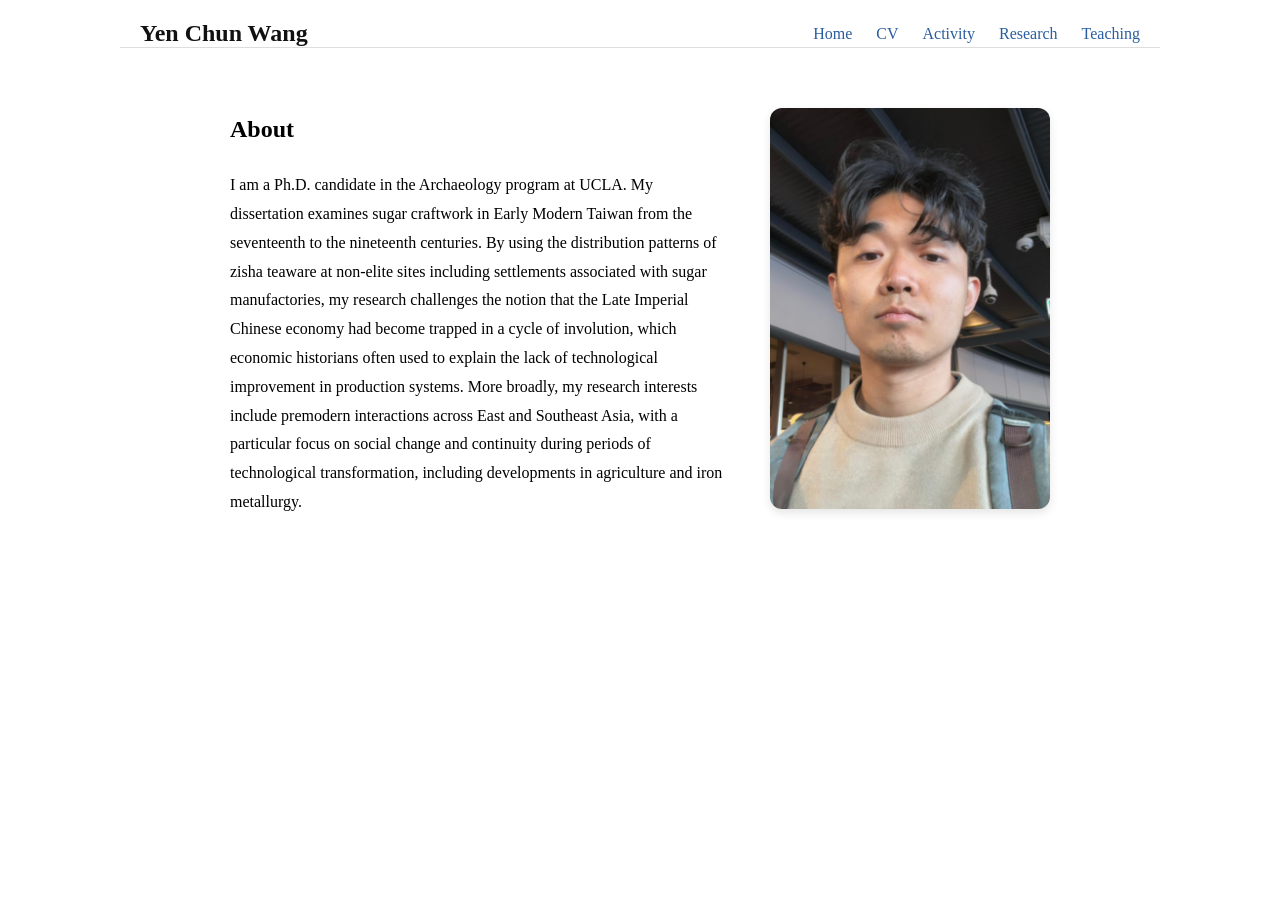
<file: index.html>
<!DOCTYPE html>
<html lang="en">
<head>
  <meta charset="UTF-8">
  <meta name="viewport" content="width=device-width, initial-scale=1.0">
  <title>YC Wang</title>
  <link rel="stylesheet" href="style.css">
</head>

<body>
<header class="site-header">
  <div class="site-name">Yen Chun Wang</div>
  <nav class="navbar">
    <a href="index.html">Home</a>
    <a href="cv.html">CV</a>
    <a href="activity.html">Activity</a>
    <a href="research.html">Research</a>
    <a href="teaching.html">Teaching</a>
  </nav>
</header>

  <!-- 頁面內容 -->
<main>
  <div class="intro-container">
    <!-- 左側文字 -->
    <div class="intro-text">
      <h1>About</h1>
      <p>
        I am a Ph.D. candidate in the Archaeology program at UCLA. My dissertation examines sugar craftwork in Early Modern Taiwan from the seventeenth to the nineteenth centuries. By using the distribution patterns of zisha teaware at non-elite sites including settlements associated with sugar manufactories, my research challenges the notion that the Late Imperial Chinese economy had become trapped in a cycle of involution, which economic historians often used to explain the lack of technological improvement in production systems. More broadly, my research interests include premodern interactions across East and Southeast Asia, with a particular focus on social change and continuity during periods of technological transformation, including developments in agriculture and iron metallurgy.      </p>
    </div>

    <!-- 右側圖片 -->
    <div class="intro-image">
      <img src="profilenew.jpg" alt="Yen Chun Wang">
    </div>
  </div>
</main>





  
</body>
</html>
</file>
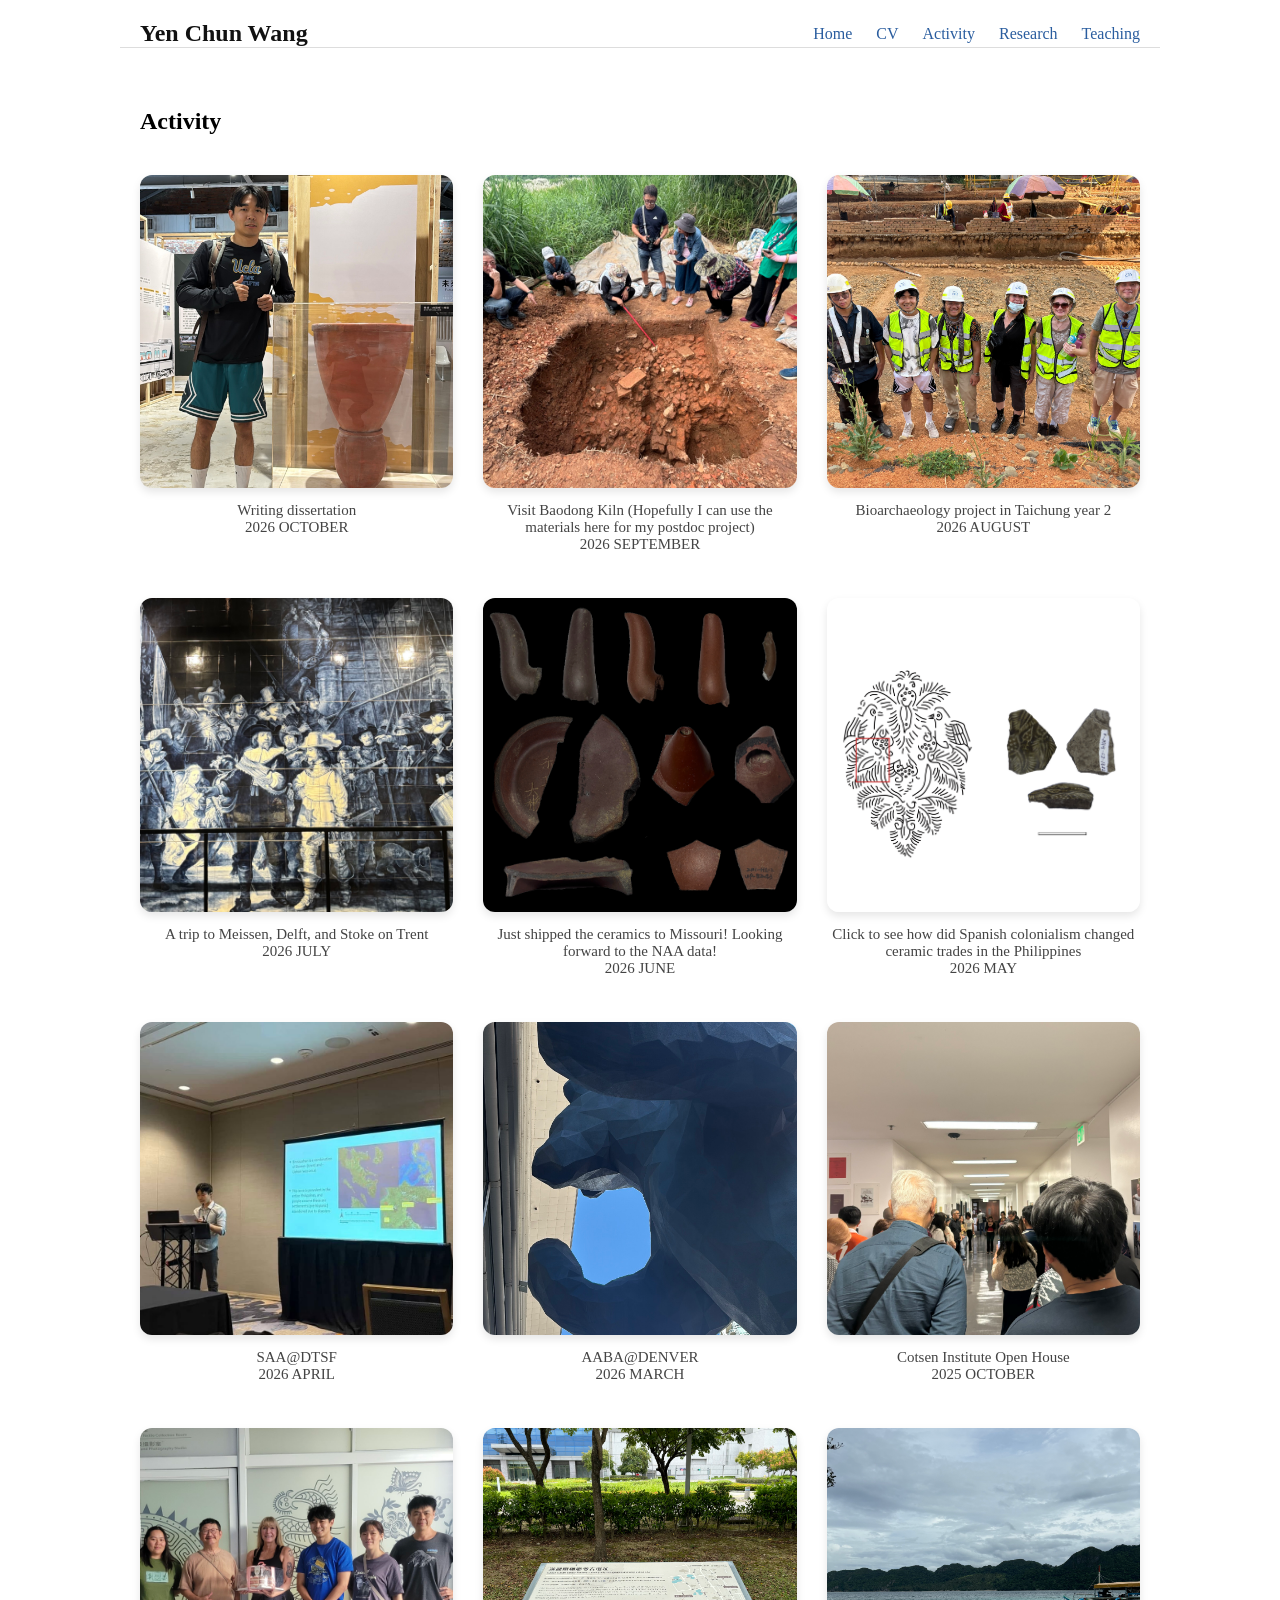
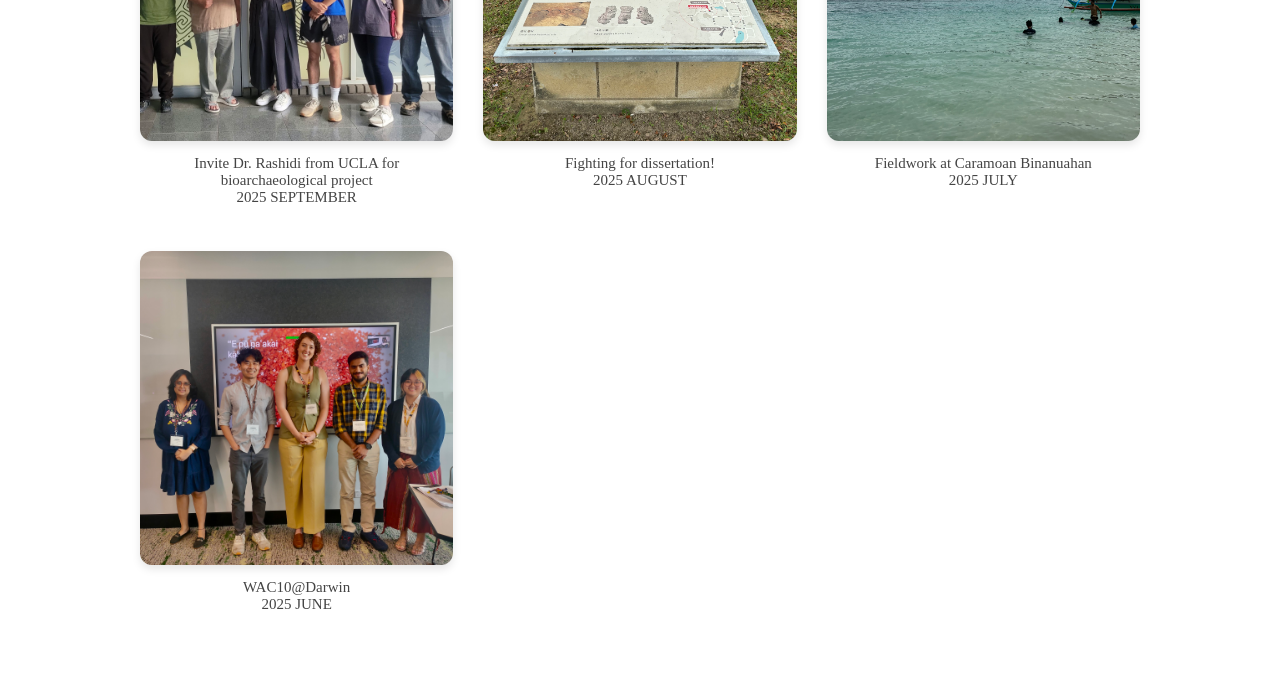
<file: activity.html>
<!DOCTYPE html>
<html lang="en">
<head>
  <meta charset="UTF-8">
  <meta name="viewport" content="width=device-width, initial-scale=1.0">
  <title>Teaching | YC Wang</title>
  <link rel="stylesheet" href="style.css">
</head>

<body>
<header class="site-header">
  <div class="site-name">Yen Chun Wang</div>
  <nav class="navbar">
    <a href="index.html">Home</a>
    <a href="cv.html">CV</a>
    <a href="activity.html">Activity</a>
    <a href="research.html">Research</a>
    <a href="teaching.html">Teaching</a>
  </nav>
</header>

  <!-- 頁面主要內容 -->
<main class="activity-container">
    <h1>Activity</h1>
<div class="activity-grid">


<div class="activity-item">
    <img src="sugarmold.JPG" alt="Activity 0">
  </a>
  <p> Writing dissertation <br>2026 OCTOBER</p>
</div>
  

  
<div class="activity-item">
    <img src="IMG_5155.jpeg" alt="Activity 0">
  </a>
  <p> Visit Baodong Kiln (Hopefully I can use the materials here for my postdoc project)<br>2026 SEPTEMBER</p>
</div>

  
<div class="activity-item">
    <img src="IMG_5039.jpeg" alt="Activity 1">
  </a>
  <p>Bioarchaeology project in Taichung year 2<br>2026 AUGUST</p>
</div>

  
<div class="activity-item">
    <img src="IMG_4623.jpeg" alt="Activity 2">
  </a>
  <p>A trip to Meissen, Delft, and Stoke on Trent<br>2026 JULY</p>
</div>



<div class="activity-item">
    <img src="yixing.png" alt="Activity 3">
  </a>
  <p>Just shipped the ceramics to Missouri! Looking forward to the NAA data!<br>2026 JUNE</p>
</div>


  

<div class="activity-item">
  <a href="https://rdcu.be/fuS8R" target="_blank">
    <img src="church.jpg" alt="Activity 4">
  </a>
  <p>Click to see how did Spanish colonialism changed ceramic trades in the Philippines<br>2026 MAY</p>
</div>
  

<div class="activity-item">
      <img src="aaba2026.JPG" alt="Activity 5">
      <p>SAA@DTSF<br>2026 APRIL</p>
    </div>

<div class="activity-item">
      <img src="denver.JPG" alt="Activity 6">
      <p>AABA@DENVER<br>2026 MARCH</p>
    </div>
  
<div class="activity-item">
      <img src="cotsen.jpeg" alt="Activity 7">
      <p>Cotsen Institute Open House<br>2025 OCTOBER</p>
    </div>
  
    <div class="activity-item">
      <img src="IMG_2011.JPG" alt="Activity 8">
      <p>Invite Dr. Rashidi from UCLA for bioarchaeological project<br>2025 SEPTEMBER</p>
    </div>

    <div class="activity-item">
      <img src="IMG_1853.jpeg" alt="Activity 9">
      <p>Fighting for dissertation!<br>2025 AUGUST</p>
    </div>

    <div class="activity-item">
      <img src="binanuahan.jpeg" alt="Activity 10">
      <p>Fieldwork at Caramoan Binanuahan<br>2025 JULY</p>
    </div>

    <div class="activity-item">
      <img src="IMG20250623150242.jpg" alt="Activity 11">
      <p>WAC10@Darwin<br>2025 JUNE</p>
    </div>

  </div>
</main>
</body>
</html>
</file>
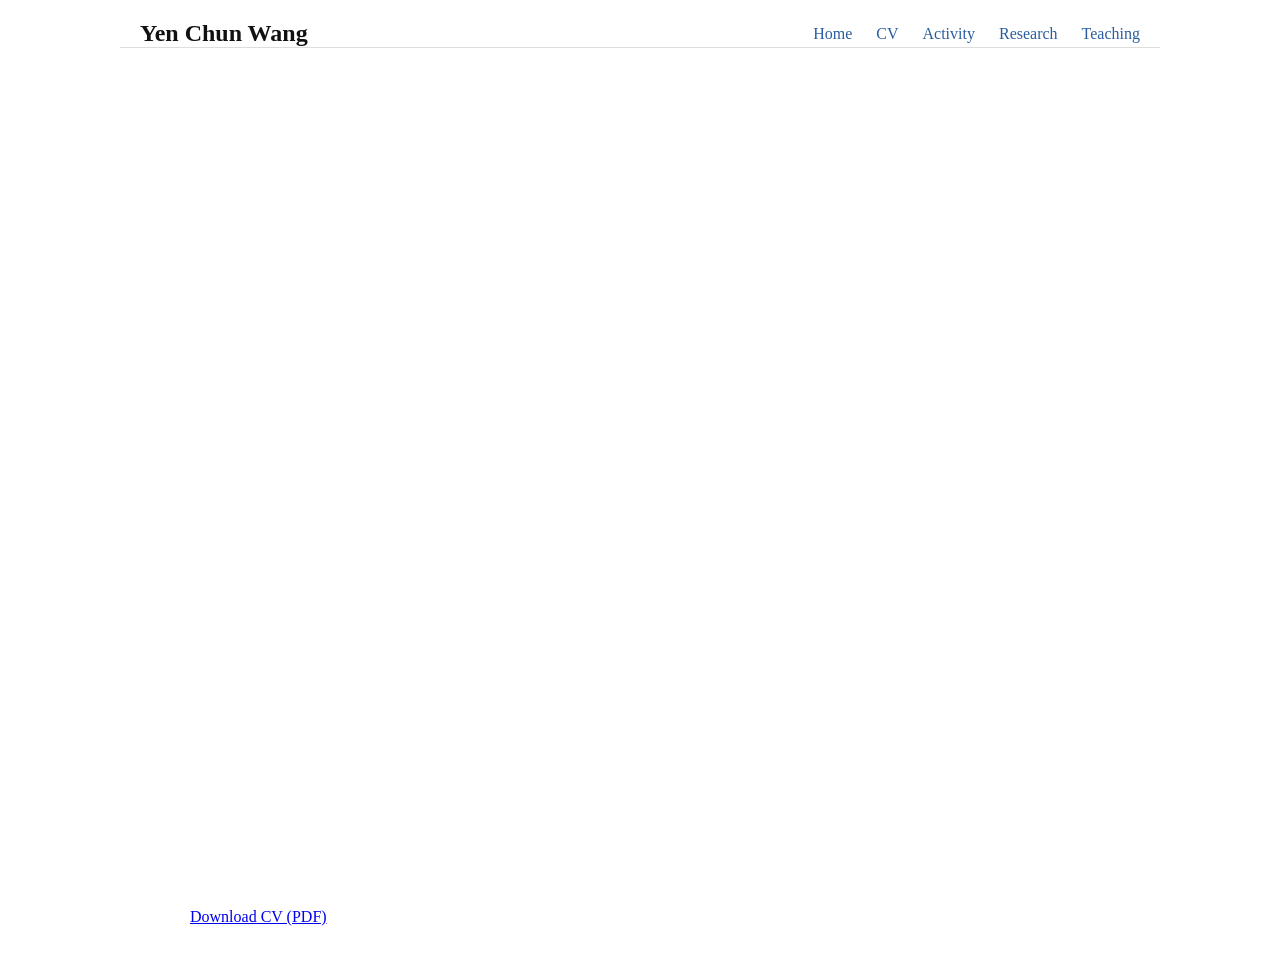
<file: cv.html>
<!DOCTYPE html>
<html lang="en">
<head>
  <meta charset="UTF-8">
  <meta name="viewport" content="width=device-width, initial-scale=1.0">
  <title>CV | Yen Chun Wang</title>
  <link rel="stylesheet" href="style.css">
</head>

<body class="cv-page">
  <!-- Header 導覽列 (必須在 body 最上方) -->
 <header class="site-header">
  <div class="site-name">Yen Chun Wang</div>
  <nav class="navbar">
    <a href="index.html">Home</a>
    <a href="cv.html">CV</a>
   <a href="activity.html">Activity</a>
    <a href="research.html">Research</a>
    <a href="teaching.html">Teaching</a>
  </nav>
</header>

  <!-- 主要內容區 -->
  <main>
    <section>
      <!-- 內嵌 PDF -->
      <iframe src="YCW CV.pdf" style="width:100%; height:800px; border:none;"></iframe>
      <!-- 如果 PDF 無法顯示，提供下載連結 -->
      <p><a href="YCW CV.pdf" target="_blank">Download CV (PDF)</a></p>
    </section>
  </main>
</body>
</html>
</file>
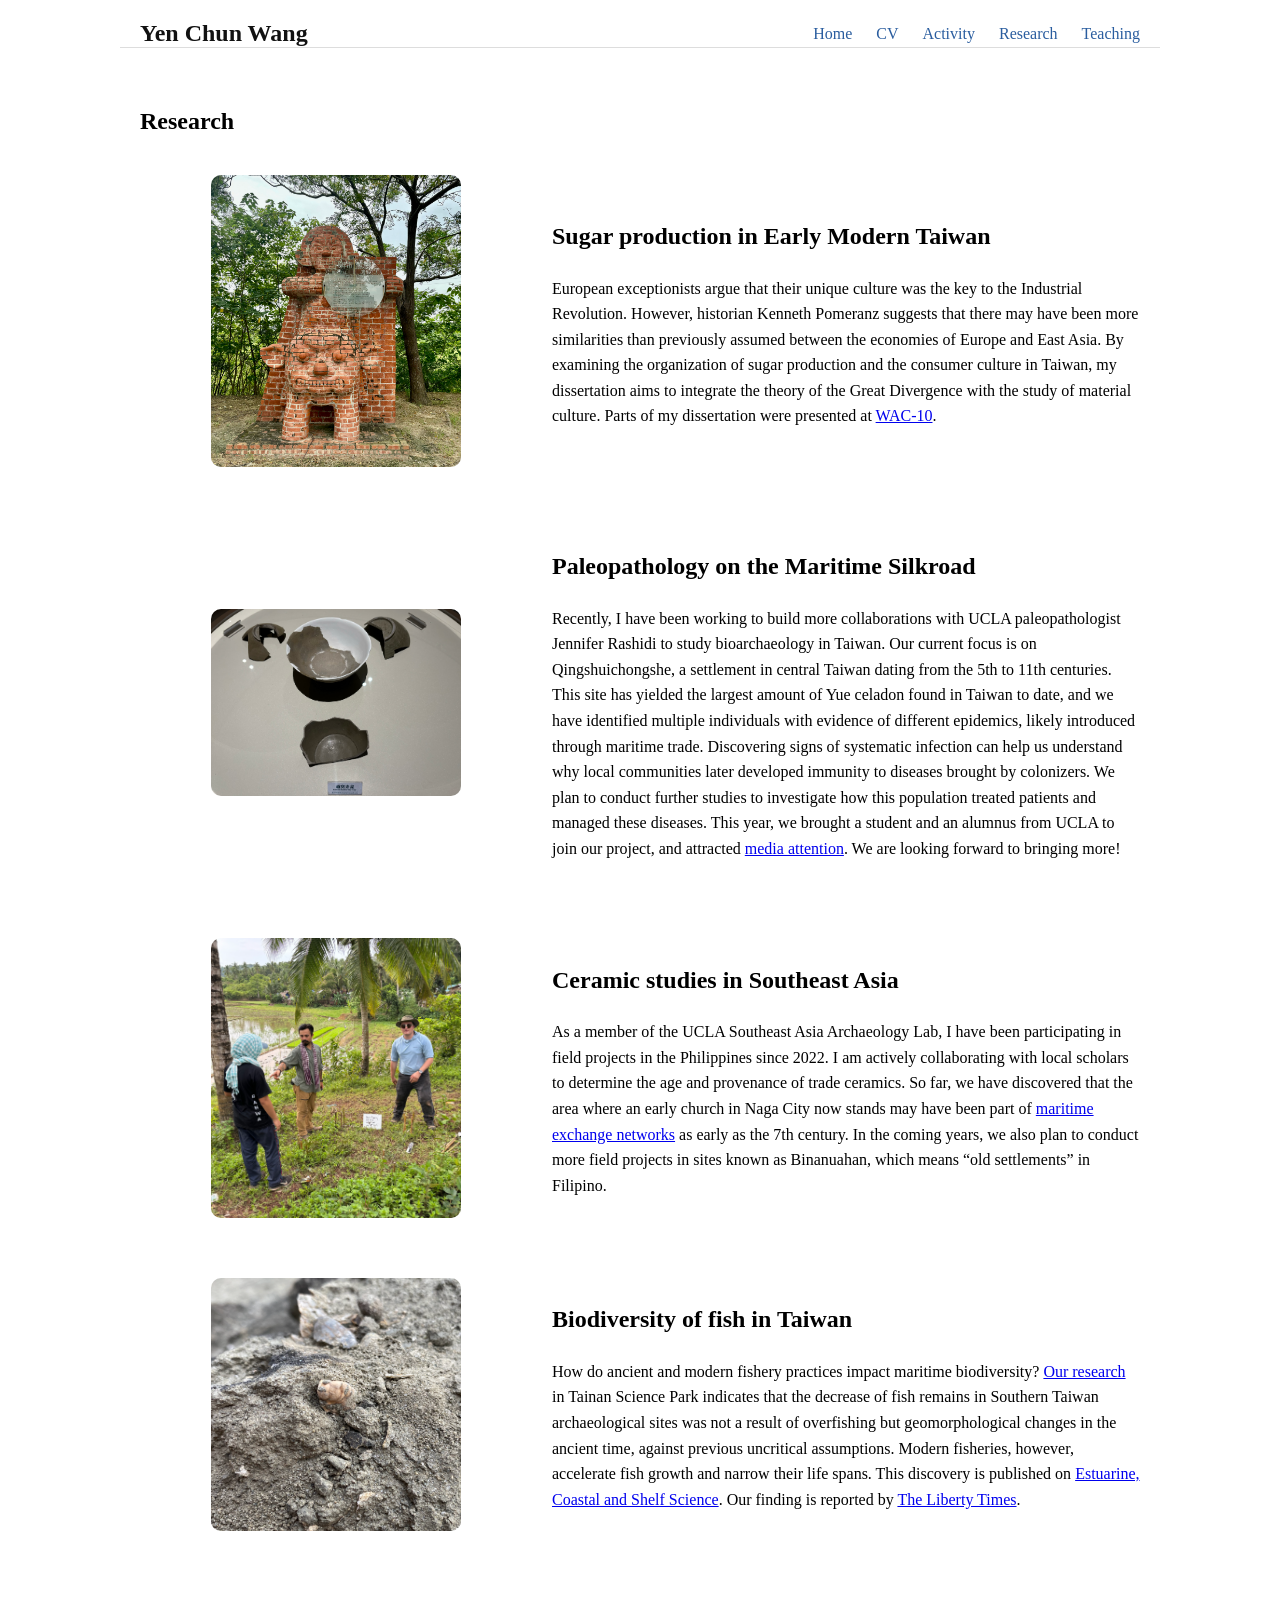
<file: research.html>
<!DOCTYPE html>
<html lang="en">
<head>
  <meta charset="UTF-8">
  <meta name="viewport" content="width=device-width, initial-scale=1.0">
  <title>Research | YC Wang</title>
  <link rel="stylesheet" href="style.css">
</head>

<body>
  <!-- Header 區塊 -->
 <header class="site-header">
  <div class="site-name">Yen Chun Wang</div>
  <nav class="navbar">
    <a href="index.html">Home</a>
    <a href="cv.html">CV</a>
    <a href="activity.html">Activity</a>
    <a href="research.html">Research</a>
    <a href="teaching.html">Teaching</a>
  </nav>
</header>

  <!-- 頁面主要內容 -->
 <main class="research-container">
  <h1>Research</h1>


 <!-- 研究計畫一 -->
  <section class="research-project">
        <div class="research-image">
        <img src="tsp.jpg" alt="Project 1">
      </div>
      <div class="research-text">
        <h2>Sugar production in Early Modern Taiwan</h2>
       <p>
        European exceptionists argue that their unique culture was the key to the Industrial Revolution. 
         However, historian Kenneth Pomeranz suggests that there may have been more similarities than previously assumed between the economies of Europe and East Asia. 
         By examining the organization of sugar production and the consumer culture in Taiwan, my dissertation aims to integrate the theory of the Great Divergence with the study of material culture. 
         Parts of my dissertation were presented at 
         <a href="https://worldarchaeologicalcongress.com/wac10/t07-s02-papers/" target="_blank" rel="noopener noreferrer"> WAC-10</a>.
      </div>

     </section>

   
  <section class="research-project">
        <div class="research-image">
        <img src="yue.jpg" alt="Project 2">
      </div>
      <div class="research-text">
        <h2>Paleopathology on the Maritime Silkroad</h2>
       <p>
       Recently, I have been working to build more collaborations with UCLA paleopathologist Jennifer Rashidi to study bioarchaeology in Taiwan. 
         Our current focus is on Qingshuichongshe, a settlement in central Taiwan dating from the 5th to 11th centuries. 
         This site has yielded the largest amount of Yue celadon found in Taiwan to date, and we have identified multiple individuals with evidence of different epidemics, likely introduced through maritime trade. 
         Discovering signs of systematic infection can help us understand why local communities later developed immunity to diseases brought by colonizers. We plan to conduct further studies to investigate how this population treated patients and managed these diseases. 
        This year, we brought a student and an alumnus from UCLA to join our project, and attracted <a href="https://www.taichung.gov.tw/8868/8872/9962/3356370">
        media attention</a>. We are looking forward to bringing more! </div>

     </section>



 

   
 <!-- 研究計畫一 -->
  <section class="research-project">
        <div class="research-image">
        <img src="philippines.jpg" alt="Project 3">
      </div>
      <div class="research-text">
        <h2>Ceramic studies in Southeast Asia</h2>
       <p>
         As a member of the UCLA Southeast Asia Archaeology Lab, I have been participating in field projects in the Philippines since 2022. 
         I am actively collaborating with local scholars to determine the age and provenance of trade ceramics. 
         So far, we have discovered that the area where an early church in Naga City now stands may have been part of 
    
         <a href="https://rdcu.be/fuS8R" target="_blank" rel="noopener noreferrer">
         maritime exchange networks</a> as early as the 7th century. In the coming years, we also plan to conduct more field projects in sites known as Binanuahan, which means “old settlements” in Filipino.
       </p>
      </div>

     </section>

    <!-- 研究計畫一 -->
 <section class="research-project reverse">
      <div class="research-image">
        <img src="fossil.png" alt="Project 4">
      </div>
      <div class="research-text">
        <h2>Biodiversity of fish in Taiwan</h2>
       <p>
          How do ancient and modern fishery practices impact maritime biodiversity? 
          <a href="https://www.sciencedirect.com/science/article/abs/pii/S2352409X22000633?casa_token=kbBaZ3WXpicAAAAA:tTSdwIwIA_qeV_31odM3fOw3CxxIt0WJ2CHrqv_aI_l6Lw8MsouQFbc2VGvXqGDxKWNSHV72Pwk" target="_blank" rel="noopener noreferrer">
            Our research
          </a> 
 in Tainan Science Park indicates that the decrease of fish remains in Southern Taiwan archaeological sites was not a result of overfishing but geomorphological changes in the ancient time, against previous uncritical assumptions. 
 Modern fisheries, however, accelerate fish growth and narrow their life spans. This discovery is published on
     
          <a href="https://www.sciencedirect.com/science/article/pii/S0272771424004839" target="_blank" rel="noopener noreferrer">
         Estuarine, Coastal and Shelf Science</a>. Our finding is reported by
          <a href="https://news.ltn.com.tw/news/life/breakingnews/3869908" target="_blank" rel="noopener noreferrer">
            The Liberty Times</a>. 

        </p>
      </div>
   
  
  </section>

  
  
  </main>



</body>
</html>
</file>
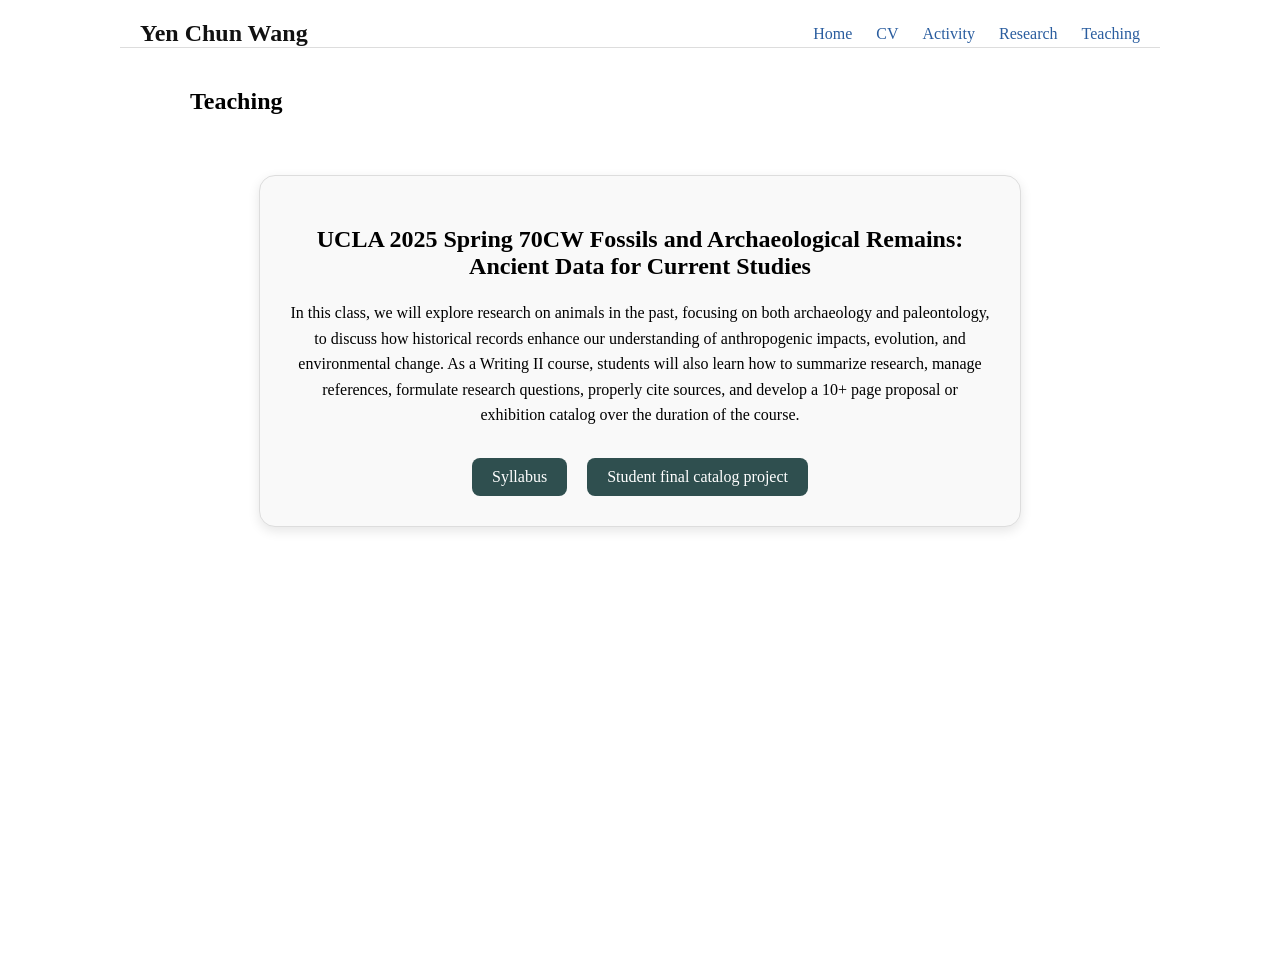
<file: teaching.html>
<!DOCTYPE html>
<html lang="en">
<head>
  <meta charset="UTF-8">
  <meta name="viewport" content="width=device-width, initial-scale=1.0">
  <title>Teaching | YC Wang</title>
  <link rel="stylesheet" href="style.css">
</head>

<body>
<header class="site-header">
  <div class="site-name">Yen Chun Wang</div>
  <nav class="navbar">
    <a href="index.html">Home</a>
    <a href="cv.html">CV</a>
    <a href="activity.html">Activity</a>
    <a href="research.html">Research</a>
    <a href="teaching.html">Teaching</a>
  </nav>
</header>

  <!-- 頁面主要內容 -->
  <main>
    <h1>Teaching</h1>
<main class="teaching-container">
  <div class="course-card">
    <h2 class="course-title">UCLA 2025 Spring 70CW Fossils and Archaeological Remains: Ancient Data for Current Studies</h2>
    <p class="course-description">
      In this class, we will explore research on animals in the past, focusing on both archaeology and paleontology, 
      to discuss how historical records enhance our understanding of anthropogenic impacts, evolution, and environmental 
      change. As a Writing II course, students will also learn how to summarize research, manage references, formulate research 
      questions, properly cite sources, and develop a 10+ page proposal or exhibition catalog over the duration of the course. </p>

    <div class="course-buttons">
      <a href="bruinlearnsyllabus.pdf" class="btn" target="_blank">Syllabus</a>
      <a href="final Kachin Amber Catalog.pdf" class="btn" target="_blank">Student final catalog project</a>
    </div>
  </div>
</main>

  </main>
</body>
</html>
</file>
<file: style.css>
```css
/* =========================================================
   全站基本設定
   ========================================================= */

@import url('https://fonts.googleapis.com/css2?family=Lora:wght@400;700&display=swap');

body {
  font-family: 'Lora', serif;
  line-height: 1.8;
  font-size: 18px;
  color: #333;
  margin: 0;
  padding: 0 40px;
  background-color: #fff;
}


/* =========================================================
   Header
   ========================================================= */

.site-header {
  display: flex;
  justify-content: space-between;
  align-items: center;
  max-width: 1000px;
  margin: 20px auto;
  padding: 0 20px;
  border-bottom: 1px solid #ddd;
}

.site-name {
  font-size: 24px;
  font-weight: 600;
  color: #111;
}


/* =========================================================
   Navigation
   ========================================================= */

.navbar a {
  margin-left: 20px;
  font-size: 16px;
  color: #2a5d9f;
  text-decoration: none;
  font-weight: 500;
}

.navbar a:hover {
  color: #1b3d70;
  text-decoration: underline;
}

.navbar a.active {
  font-weight: 700;
  color: #1b3d70;
}


/* =========================================================
   全站一般標題
   ========================================================= */

h1 {
  font-size: 24px;
  font-weight: 600;
  margin-top: 0;
  margin-bottom: 40px;
}


/* =========================================================
   一般 Main
   ========================================================= */

main {
  max-width: 900px;
  margin: 40px auto;
  padding: 0 20px;
}


/* =========================================================
   Home / Intro
   ========================================================= */

.intro-container {
  display: flex;
  justify-content: space-between;
  align-items: flex-start;
  max-width: 1000px;
  margin: 60px auto 61px;
  padding: 0 40px;
  gap: 40px;
}

.intro-text {
  flex: 2;
  font-size: 16px;
  line-height: 1.8;
  max-width: 600px;
}

.intro-text h1 {
  margin-top: 0;
  margin-bottom: 20px;
  font-size: 24px;
  font-weight: bold;
}

.intro-image {
  flex: 1;
  display: flex;
  justify-content: center;
}

.intro-image img {
  max-width: 280px;
  border-radius: 12px;
  object-fit: cover;
  box-shadow: 0 4px 10px rgba(0, 0, 0, 0.1);
}


/* =========================================================
   統一內頁容器
   Activity / Research / Teaching / CV
   ========================================================= */

.page-container {
  max-width: 1000px;
  margin: 40px auto;
  padding: 20px;
}


/* 所有內頁標題統一 */

.page-container h1 {
  font-size: 24px;
  font-weight: 600;
  margin-top: 0;
  margin-bottom: 40px;
}


/* =========================================================
   Activity
   ========================================================= */

.activity-container {
  max-width: 1000px;
  margin: 40px auto;
  padding: 20px;
}


/* Activity 標題 */

.activity-container h1 {
  font-size: 24px;
  font-weight: 600;
  margin-top: 0;
  margin-bottom: 40px;
  text-align: left;
}


/* Activity 三欄 */

.activity-grid {
  display: grid;
  grid-template-columns: repeat(3, 1fr);
  gap: 30px;
}


/* 每個 Activity */

.activity-item {
  text-align: center;
}


/* Activity 圖片 */

.activity-item img {
  width: 100%;
  aspect-ratio: 1 / 1;
  object-fit: cover;
  border-radius: 12px;
  box-shadow: 0 4px 8px rgba(0, 0, 0, 0.1);
  transition: transform 0.3s ease;
}

.activity-item img:hover {
  transform: scale(1.03);
}


/* Activity 說明文字 */

.activity-item p {
  margin-top: 10px;
  font-size: 15px;
  color: #444;
}


/* =========================================================
   Research
   ========================================================= */

.research-container {
  max-width: 1000px;
  margin: 40px auto;
  padding: 20px;
}


/* Research 標題 */

.research-container h1 {
  font-size: 24px;
  font-weight: 600;
  margin-top: 0;
  margin-bottom: 40px;
}


/* Research 每個計畫 */

.research-project {
  display: flex;
  justify-content: space-between;
  align-items: center;
  gap: 20px;
  margin-bottom: 60px;
}


/* Research 文字 */

.research-text {
  flex: 1.5;
  font-size: 16px;
  line-height: 1.6;
}


/* Research 圖片 */

.research-image {
  flex: 1;
  display: flex;
  justify-content: center;
}

.research-image img {
  max-width: 250px;
  border-radius: 10px;
  object-fit: cover;
}


/* =========================================================
   Teaching
   ========================================================= */

.teaching-container {
  display: flex;
  justify-content: flex-start;
  align-items: center;
  flex-direction: column;
  max-width: 1000px;
  min-height: 80vh;
  margin: 40px auto;
  padding: 20px;
}


/* Teaching 標題如果 HTML 裡直接有 h1 */

.teaching-container h1 {
  width: 100%;
  font-size: 24px;
  font-weight: 600;
  margin-top: 0;
  margin-bottom: 40px;
}


/* 課程框 */

.course-card {
  background-color: #f9f9f9;
  border: 1px solid #ddd;
  border-radius: 16px;
  padding: 30px;
  max-width: 700px;
  text-align: center;
  box-shadow: 0 4px 12px rgba(0, 0, 0, 0.1);
}


/* 課名 */

.course-title {
  font-size: 24px;
  font-weight: 600;
  margin-bottom: 20px;
}


/* 課程說明 */

.course-description {
  font-size: 16px;
  line-height: 1.6;
  margin-bottom: 30px;
}


/* 課程按鈕 */

.course-buttons {
  display: flex;
  justify-content: center;
  gap: 20px;
}


/* 按鈕 */

.btn {
  background-color: #2f4f4f;
  color: white;
  padding: 10px 20px;
  border-radius: 8px;
  text-decoration: none;
  font-weight: 500;
  transition: background-color 0.3s
```
</file>
